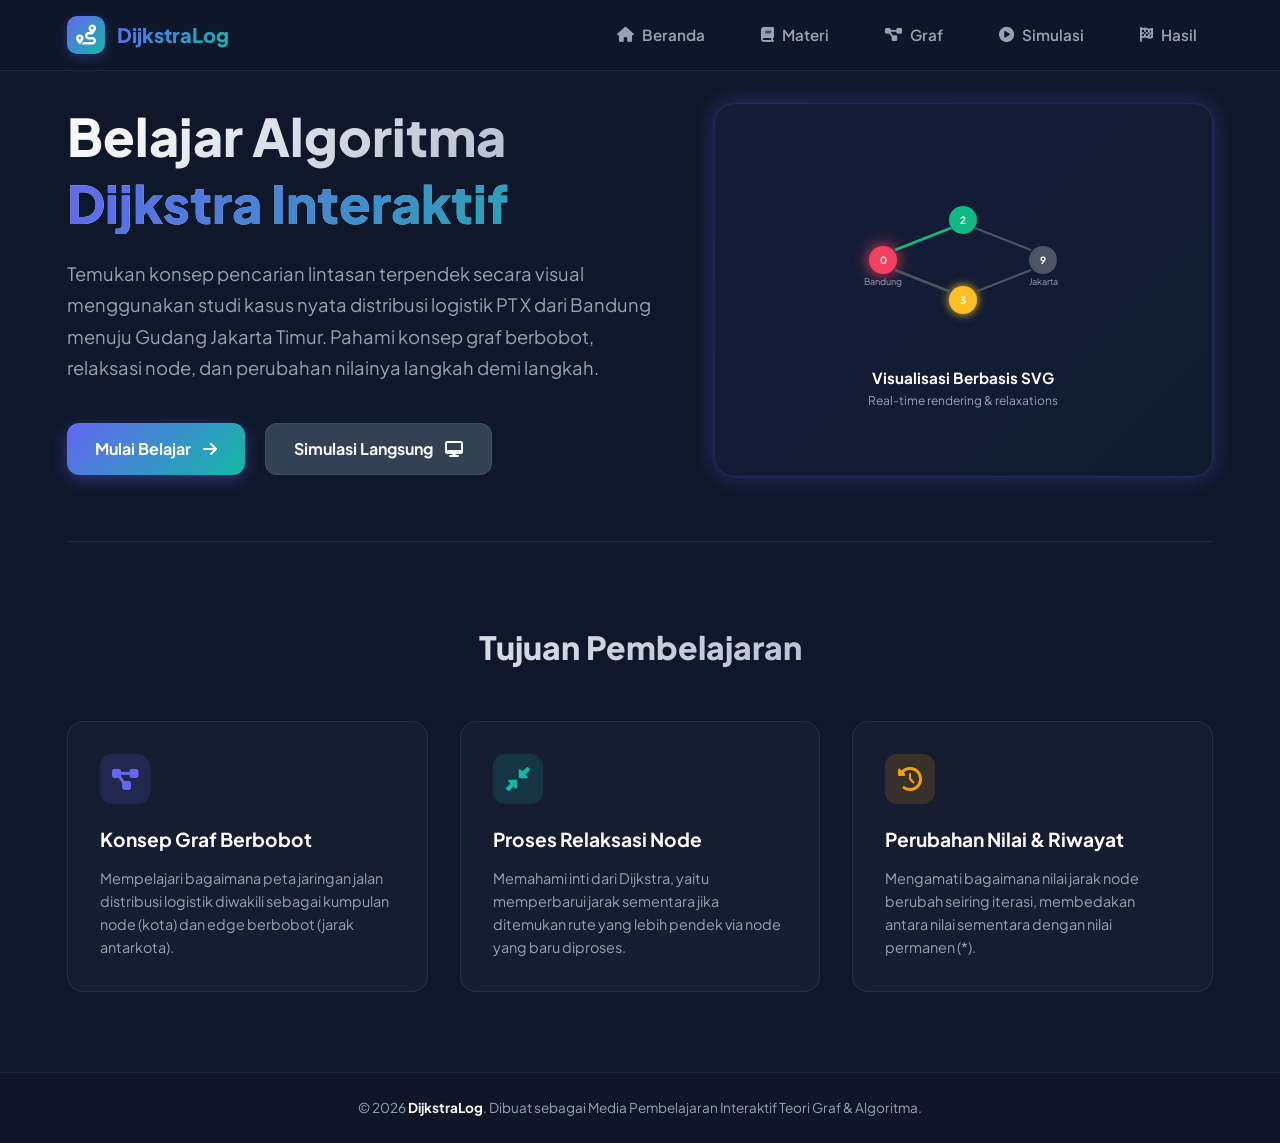
<file: index.html>
<!DOCTYPE html>
<html lang="id">

<head>
  <meta charset="UTF-8">
  <meta name="viewport" content="width=device-width, initial-scale=1.0">
  <title>Pembelajaran Dijkstra | Logistik PT X</title>

  <!-- Font & Icons -->
  <link rel="stylesheet" href="https://cdnjs.cloudflare.com/ajax/libs/font-awesome/6.4.0/css/all.min.css">

  <!-- Custom Styles -->
  <link rel="stylesheet" href="css/style.css">

  <!-- Landing Page Custom Styles -->
  <style>
    .hero-section {
      display: grid;
      grid-template-columns: 1.2fr 1fr;
      gap: 3rem;
      align-items: center;
      padding: 2rem 0 4rem;
    }

    @media (max-width: 992px) {
      .hero-section {
        grid-template-columns: 1fr;
        text-align: center;
      }

      .hero-buttons {
        justify-content: center;
      }
    }

    .hero-content h1 {
      font-size: 3.25rem;
      font-weight: 800;
      line-height: 1.2;
      margin-bottom: 1.5rem;
      background: linear-gradient(135deg, #ffffff, var(--text-muted));
      -webkit-background-clip: text;
      -webkit-text-fill-color: transparent;
    }

    .hero-content h1 span {
      background: linear-gradient(135deg, var(--accent-indigo), var(--accent-teal));
      -webkit-background-clip: text;
      -webkit-text-fill-color: transparent;
      display: block;
      margin-top: 0.25rem;
    }

    .hero-content p {
      font-size: 1.15rem;
      color: var(--text-muted);
      margin-bottom: 2.5rem;
      line-height: 1.7;
    }

    .hero-buttons {
      display: flex;
      gap: 1.25rem;
      flex-wrap: wrap;
    }

    /* Landing visual preview */
    .hero-preview {
      position: relative;
      display: flex;
      justify-content: center;
      align-items: center;
    }

    .preview-card {
      width: 100%;
      aspect-ratio: 4/3;
      background: linear-gradient(135deg, rgba(99, 102, 241, 0.08), rgba(20, 184, 166, 0.03));
      border: 1px solid rgba(99, 102, 241, 0.2);
      border-radius: 20px;
      display: flex;
      flex-direction: column;
      justify-content: center;
      align-items: center;
      overflow: hidden;
      box-shadow: var(--shadow-neon);
      animation: float 6s ease-in-out infinite;
    }

    @keyframes float {

      0%,
      100% {
        transform: translateY(0);
      }

      50% {
        transform: translateY(-12px);
      }
    }

    /* Target Section */
    .tujuan-section {
      padding: 5rem 0;
      border-top: 1px solid var(--glass-border);
    }

    .tujuan-section h2 {
      font-size: 2rem;
      font-weight: 800;
      text-align: center;
      margin-bottom: 3rem;
      background: linear-gradient(135deg, #ffffff, var(--text-muted));
      -webkit-background-clip: text;
      -webkit-text-fill-color: transparent;
    }

    .tujuan-grid {
      display: grid;
      grid-template-columns: repeat(auto-fit, minmax(280px, 1fr));
      gap: 2rem;
    }

    .tujuan-card {
      text-align: left;
      padding: 2rem;
      background: rgba(30, 41, 59, 0.4);
      border: 1px solid var(--glass-border);
      border-radius: 16px;
      transition: all 0.3s ease;
    }

    .tujuan-card:hover {
      background: rgba(30, 41, 59, 0.7);
      border-color: rgba(99, 102, 241, 0.2);
      transform: translateY(-5px);
    }

    .tujuan-card-icon {
      width: 50px;
      height: 50px;
      border-radius: 12px;
      background: rgba(99, 102, 241, 0.15);
      color: var(--accent-indigo);
      display: flex;
      align-items: center;
      justify-content: center;
      font-size: 1.5rem;
      margin-bottom: 1.25rem;
    }

    .tujuan-card:nth-child(2) .tujuan-card-icon {
      background: rgba(20, 184, 166, 0.15);
      color: var(--accent-teal);
    }

    .tujuan-card:nth-child(3) .tujuan-card-icon {
      background: rgba(245, 158, 11, 0.15);
      color: var(--accent-amber);
    }

    .tujuan-card h3 {
      font-size: 1.2rem;
      font-weight: 700;
      margin-bottom: 0.75rem;
      color: white;
    }

    .tujuan-card p {
      font-size: 0.9rem;
      color: var(--text-muted);
      line-height: 1.6;
    }
  </style>
</head>

<body>

  <!-- Navigation Header -->
  <header>
    <div class="container">
      <a href="index.html" class="logo">
        <div class="logo-icon">
          <i class="fas fa-route"></i>
        </div>
        <span>DijkstraLog</span>
      </a>
      <nav>
        <ul>
          <li><a href="index.html" class="nav-link"><i class="fas fa-home"></i> Beranda</a></li>
          <li><a href="pages/materi.html" class="nav-link"><i class="fas fa-book"></i> Materi</a></li>
          <li><a href="pages/graf.html" class="nav-link"><i class="fas fa-project-diagram"></i> Graf</a></li>
          <li><a href="pages/simulasi.html" class="nav-link"><i class="fas fa-play-circle"></i> Simulasi</a></li>
          <li><a href="pages/hasil.html" class="nav-link"><i class="fas fa-flag-checkered"></i> Hasil</a></li>
        </ul>
      </nav>
    </div>
  </header>

  <!-- Hero Section -->
  <main class="container">
    <section class="hero-section">
      <div class="hero-content">
        <h1>Belajar Algoritma <span>Dijkstra Interaktif</span></h1>
        <p>
          Temukan konsep pencarian lintasan terpendek secara visual menggunakan studi kasus nyata distribusi logistik PT
          X dari Bandung menuju Gudang Jakarta Timur. Pahami konsep graf berbobot, relaksasi node, dan perubahan
          nilainya langkah demi langkah.
        </p>
        <div class="hero-buttons">
          <a href="pages/materi.html" class="btn btn-primary">
            Mulai Belajar <i class="fas fa-arrow-right"></i>
          </a>
          <a href="pages/simulasi.html" class="btn btn-secondary">
            Simulasi Langsung <i class="fas fa-desktop"></i>
          </a>
        </div>
      </div>

      <div class="hero-preview">
        <div class="preview-card">
          <!-- Small decorative SVG mockup of the graph path -->
          <svg width="240" height="180" viewBox="0 0 240 180" style="overflow: visible;">
            <circle cx="40" cy="90" r="14" fill="#f43f5e" filter="drop-shadow(0 0 8px #f43f5e)"></circle>
            <text x="40" y="94" font-size="10" font-weight="bold" fill="white" text-anchor="middle">0</text>
            <text x="40" y="115" font-size="9" fill="#94a3b8" text-anchor="middle">Bandung</text>

            <circle cx="120" cy="50" r="14" fill="#10b981"></circle>
            <text x="120" y="54" font-size="10" font-weight="bold" fill="white" text-anchor="middle">2</text>

            <circle cx="120" cy="130" r="14" fill="#fbbf24" filter="drop-shadow(0 0 5px #fbbf24)"></circle>
            <text x="120" y="134" font-size="10" font-weight="bold" fill="white" text-anchor="middle">3</text>

            <circle cx="200" cy="90" r="14" fill="#4b5563"></circle>
            <text x="200" y="94" font-size="10" font-weight="bold" fill="white" text-anchor="middle">9</text>
            <text x="200" y="115" font-size="9" fill="#94a3b8" text-anchor="middle">Jakarta</text>

            <!-- Lines -->
            <line x1="52" y1="80" x2="108" y2="58" stroke="#10b981" stroke-width="2.5"></line>
            <line x1="52" y1="100" x2="108" y2="122" stroke="#4b5563" stroke-width="2.5"></line>
            <line x1="132" y1="58" x2="188" y2="80" stroke="#4b5563" stroke-width="2"></line>
            <line x1="132" y1="122" x2="188" y2="100" stroke="#4b5563" stroke-width="2"></line>
          </svg>
          <div style="font-size: 0.95rem; font-weight: 700; color: white; margin-top: 1rem;">Visualisasi Berbasis SVG
          </div>
          <div style="font-size: 0.75rem; color: var(--text-muted);">Real-time rendering & relaxations</div>
        </div>
      </div>
    </section>

    <!-- Learning Goals -->
    <section class="tujuan-section">
      <h2>Tujuan Pembelajaran</h2>
      <div class="tujuan-grid">
        <div class="tujuan-card">
          <div class="tujuan-card-icon">
            <i class="fas fa-project-diagram"></i>
          </div>
          <h3>Konsep Graf Berbobot</h3>
          <p>
            Mempelajari bagaimana peta jaringan jalan distribusi logistik diwakili sebagai kumpulan node (kota) dan edge
            berbobot (jarak antarkota).
          </p>
        </div>

        <div class="tujuan-card">
          <div class="tujuan-card-icon">
            <i class="fas fa-compress-alt"></i>
          </div>
          <h3>Proses Relaksasi Node</h3>
          <p>
            Memahami inti dari Dijkstra, yaitu memperbarui jarak sementara jika ditemukan rute yang lebih pendek via
            node yang baru diproses.
          </p>
        </div>

        <div class="tujuan-card">
          <div class="tujuan-card-icon">
            <i class="fas fa-history"></i>
          </div>
          <h3>Perubahan Nilai & Riwayat</h3>
          <p>
            Mengamati bagaimana nilai jarak node berubah seiring iterasi, membedakan antara nilai sementara dengan nilai
            permanen (*).
          </p>
        </div>
      </div>
    </section>
  </main>

  <!-- Footer -->
  <footer>
    <div class="container">
      <p>&copy; 2026 <strong>DijkstraLog</strong>. Dibuat sebagai Media Pembelajaran Interaktif Teori Graf & Algoritma.
      </p>
    </div>
  </footer>

</body>

</html>
</file>
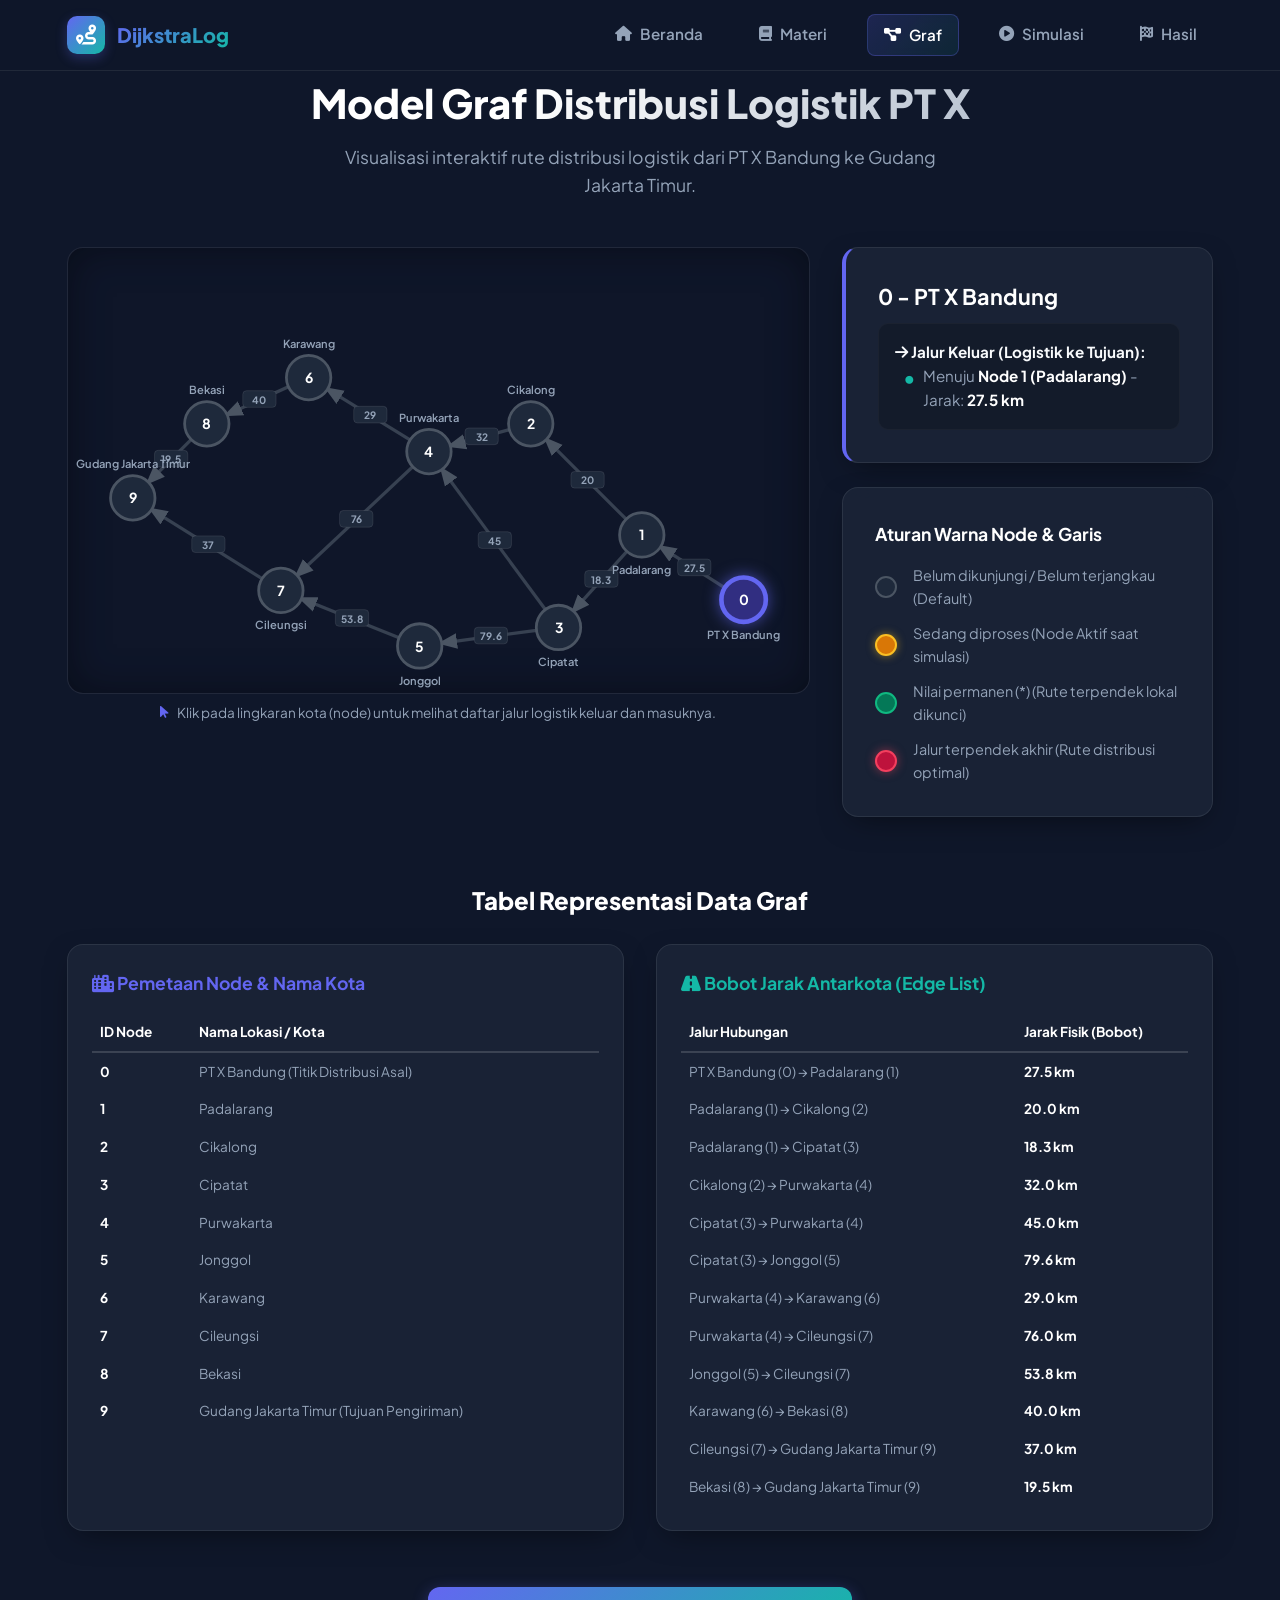
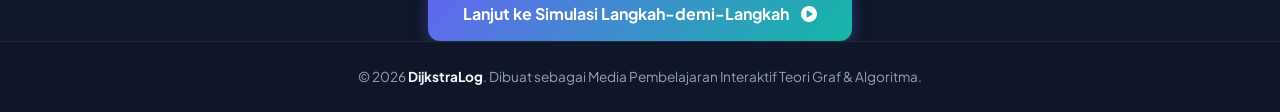
<file: pages/graf.html>
<!DOCTYPE html>
<html lang="id">
<head>
  <meta charset="UTF-8">
  <meta name="viewport" content="width=device-width, initial-scale=1.0">
  <title>Peta Graf Logistik PT X | DijkstraLog</title>
  
  <!-- Font & Icons -->
  <link rel="stylesheet" href="https://cdnjs.cloudflare.com/ajax/libs/font-awesome/6.4.0/css/all.min.css">
  
  <!-- Custom Styles -->
  <link rel="stylesheet" href="../css/style.css">
  <link rel="stylesheet" href="../css/graf.css">
</head>
<body>

  <!-- Navigation Header -->
  <header>
    <div class="container">
      <a href="../index.html" class="logo">
        <div class="logo-icon">
          <i class="fas fa-route"></i>
        </div>
        <span>DijkstraLog</span>
      </a>
      <nav>
        <ul>
          <li><a href="../index.html" class="nav-link"><i class="fas fa-home"></i> Beranda</a></li>
          <li><a href="materi.html" class="nav-link"><i class="fas fa-book"></i> Materi</a></li>
          <li><a href="graf.html" class="nav-link active"><i class="fas fa-project-diagram"></i> Graf</a></li>
          <li><a href="simulasi.html" class="nav-link"><i class="fas fa-play-circle"></i> Simulasi</a></li>
          <li><a href="hasil.html" class="nav-link"><i class="fas fa-flag-checkered"></i> Hasil</a></li>
        </ul>
      </nav>
    </div>
  </header>

  <!-- Main Content -->
  <main class="container">
    <div class="page-header">
      <h1>Model Graf Distribusi Logistik PT X</h1>
      <p>Visualisasi interaktif rute distribusi logistik dari PT X Bandung ke Gudang Jakarta Timur.</p>
    </div>

    <!-- Grid Layout -->
    <div class="graph-page-grid">
      
      <!-- Kiri: Area Visualisasi SVG Graf -->
      <section class="svg-container-section">
        <div class="svg-wrapper">
          <svg id="static-graph-svg" class="graph-svg" viewBox="0 0 800 480"></svg>
        </div>
        <p class="help-text">
          <i class="fas fa-mouse-pointer"></i> Klik pada lingkaran kota (node) untuk melihat daftar jalur logistik keluar dan masuknya.
        </p>
      </section>

      <!-- Kanan: Panel Info Interaktif & Legend -->
      <section class="details-panel">
        
        <!-- Info Node Terpilih -->
        <div class="glass-card node-info-card" id="node-info-panel">
          <h3 id="selected-node-name">Pilih Node...</h3>
          <div class="connections-box" id="selected-node-connections">
            <p class="text-gray-400">Klik salah satu node di peta untuk melihat detail rute pengirimannya.</p>
          </div>
        </div>

        <!-- Legend Aturan Warna -->
        <div class="glass-card legend-card">
          <h3>Aturan Warna Node & Garis</h3>
          <div class="legend-list">
            <div class="legend-item">
              <div class="legend-color gray"></div>
              <span>Belum dikunjungi / Belum terjangkau (Default)</span>
            </div>
            <div class="legend-item">
              <div class="legend-color yellow"></div>
              <span>Sedang diproses (Node Aktif saat simulasi)</span>
            </div>
            <div class="legend-item">
              <div class="legend-color green"></div>
              <span>Nilai permanen (*) (Rute terpendek lokal dikunci)</span>
            </div>
            <div class="legend-item">
              <div class="legend-color red"></div>
              <span>Jalur terpendek akhir (Rute distribusi optimal)</span>
            </div>
          </div>
        </div>

      </section>

    </div>

    <!-- Tabel Data Node & Edge di Bawah -->
    <section class="tables-section" style="margin-top: 4rem;">
      <h2 style="font-size: 1.5rem; font-weight: 800; margin-bottom: 1.5rem; text-align: center; color: white;">
        Tabel Representasi Data Graf
      </h2>
      <div style="display: grid; grid-template-columns: 1fr 1fr; gap: 2rem;">
        
        <!-- Tabel Node -->
        <div class="glass-card" style="padding: 1.5rem; overflow-x: auto;">
          <h3 style="color: var(--accent-indigo); font-size: 1.1rem; margin-bottom: 1rem;"><i class="fas fa-city"></i> Pemetaan Node & Nama Kota</h3>
          <table class="comp-table" style="width: 100%; border-collapse: collapse; font-size: 0.85rem; text-align: left;">
            <thead>
              <tr style="border-bottom: 2px solid var(--glass-border); color: white;">
                <th style="padding: 0.5rem;">ID Node</th>
                <th style="padding: 0.5rem;">Nama Lokasi / Kota</th>
              </tr>
            </thead>
            <tbody style="color: var(--text-muted);">
              <tr><td style="padding: 0.5rem; font-weight: 700; color: white;">0</td><td style="padding: 0.5rem;">PT X Bandung (Titik Distribusi Asal)</td></tr>
              <tr><td style="padding: 0.5rem; font-weight: 700; color: white;">1</td><td style="padding: 0.5rem;">Padalarang</td></tr>
              <tr><td style="padding: 0.5rem; font-weight: 700; color: white;">2</td><td style="padding: 0.5rem;">Cikalong</td></tr>
              <tr><td style="padding: 0.5rem; font-weight: 700; color: white;">3</td><td style="padding: 0.5rem;">Cipatat</td></tr>
              <tr><td style="padding: 0.5rem; font-weight: 700; color: white;">4</td><td style="padding: 0.5rem;">Purwakarta</td></tr>
              <tr><td style="padding: 0.5rem; font-weight: 700; color: white;">5</td><td style="padding: 0.5rem;">Jonggol</td></tr>
              <tr><td style="padding: 0.5rem; font-weight: 700; color: white;">6</td><td style="padding: 0.5rem;">Karawang</td></tr>
              <tr><td style="padding: 0.5rem; font-weight: 700; color: white;">7</td><td style="padding: 0.5rem;">Cileungsi</td></tr>
              <tr><td style="padding: 0.5rem; font-weight: 700; color: white;">8</td><td style="padding: 0.5rem;">Bekasi</td></tr>
              <tr><td style="padding: 0.5rem; font-weight: 700; color: white;">9</td><td style="padding: 0.5rem;">Gudang Jakarta Timur (Tujuan Pengiriman)</td></tr>
            </tbody>
          </table>
        </div>

        <!-- Tabel Jarak Edge -->
        <div class="glass-card" style="padding: 1.5rem; overflow-x: auto;">
          <h3 style="color: var(--accent-teal); font-size: 1.1rem; margin-bottom: 1rem;"><i class="fas fa-road"></i> Bobot Jarak Antarkota (Edge List)</h3>
          <table class="comp-table" style="width: 100%; border-collapse: collapse; font-size: 0.85rem; text-align: left;">
            <thead>
              <tr style="border-bottom: 2px solid var(--glass-border); color: white;">
                <th style="padding: 0.5rem;">Jalur Hubungan</th>
                <th style="padding: 0.5rem;">Jarak Fisik (Bobot)</th>
              </tr>
            </thead>
            <tbody style="color: var(--text-muted);">
              <tr><td style="padding: 0.5rem;">PT X Bandung (0) &rarr; Padalarang (1)</td><td style="padding: 0.5rem; font-weight: 700; color: white;">27.5 km</td></tr>
              <tr><td style="padding: 0.5rem;">Padalarang (1) &rarr; Cikalong (2)</td><td style="padding: 0.5rem; font-weight: 700; color: white;">20.0 km</td></tr>
              <tr><td style="padding: 0.5rem;">Padalarang (1) &rarr; Cipatat (3)</td><td style="padding: 0.5rem; font-weight: 700; color: white;">18.3 km</td></tr>
              <tr><td style="padding: 0.5rem;">Cikalong (2) &rarr; Purwakarta (4)</td><td style="padding: 0.5rem; font-weight: 700; color: white;">32.0 km</td></tr>
              <tr><td style="padding: 0.5rem;">Cipatat (3) &rarr; Purwakarta (4)</td><td style="padding: 0.5rem; font-weight: 700; color: white;">45.0 km</td></tr>
              <tr><td style="padding: 0.5rem;">Cipatat (3) &rarr; Jonggol (5)</td><td style="padding: 0.5rem; font-weight: 700; color: white;">79.6 km</td></tr>
              <tr><td style="padding: 0.5rem;">Purwakarta (4) &rarr; Karawang (6)</td><td style="padding: 0.5rem; font-weight: 700; color: white;">29.0 km</td></tr>
              <tr><td style="padding: 0.5rem;">Purwakarta (4) &rarr; Cileungsi (7)</td><td style="padding: 0.5rem; font-weight: 700; color: white;">76.0 km</td></tr>
              <tr><td style="padding: 0.5rem;">Jonggol (5) &rarr; Cileungsi (7)</td><td style="padding: 0.5rem; font-weight: 700; color: white;">53.8 km</td></tr>
              <tr><td style="padding: 0.5rem;">Karawang (6) &rarr; Bekasi (8)</td><td style="padding: 0.5rem; font-weight: 700; color: white;">40.0 km</td></tr>
              <tr><td style="padding: 0.5rem;">Cileungsi (7) &rarr; Gudang Jakarta Timur (9)</td><td style="padding: 0.5rem; font-weight: 700; color: white;">37.0 km</td></tr>
              <tr><td style="padding: 0.5rem;">Bekasi (8) &rarr; Gudang Jakarta Timur (9)</td><td style="padding: 0.5rem; font-weight: 700; color: white;">19.5 km</td></tr>
            </tbody>
          </table>
        </div>

      </div>
    </section>

    <!-- Tombol Navigasi Mulai Simulasi -->
    <div style="text-align: center; margin-top: 3.5rem;">
      <a href="simulasi.html" class="btn btn-primary" style="padding: 0.9rem 2.2rem;">
        Lanjut ke Simulasi Langkah-demi-Langkah <i class="fas fa-play-circle"></i>
      </a>
    </div>
  </main>

  <!-- Footer -->
  <footer>
    <div class="container">
      <p>&copy; 2026 <strong>DijkstraLog</strong>. Dibuat sebagai Media Pembelajaran Interaktif Teori Graf & Algoritma.</p>
    </div>
  </footer>

  <!-- Scripts -->
  <script src="../js/data-graph.js"></script>
  <script src="../js/dijkstra.js"></script>
  <script src="../js/graph-visualization.js"></script>
  <script src="../js/main.js"></script>

</body>
</html>
</file>
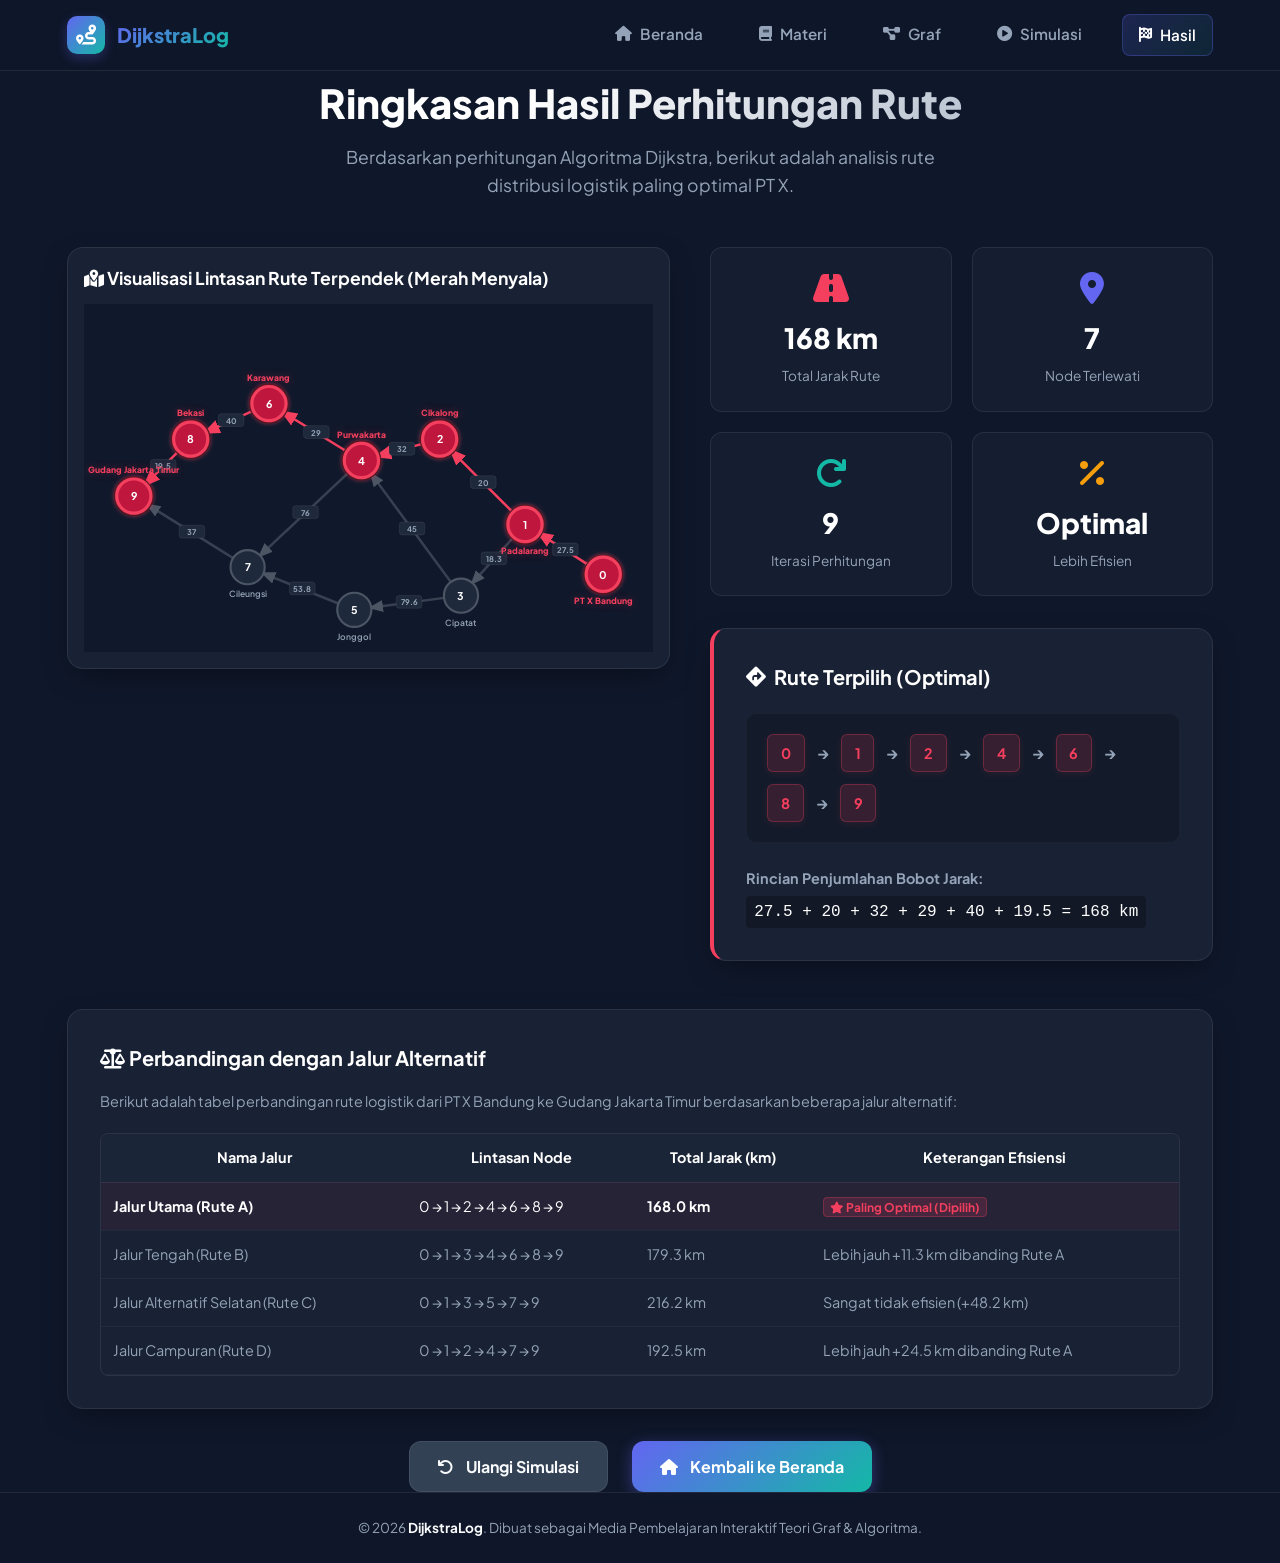
<file: pages/hasil.html>
<!DOCTYPE html>
<html lang="id">

<head>
  <meta charset="UTF-8">
  <meta name="viewport" content="width=device-width, initial-scale=1.0">
  <title>Hasil Rute Terpendek | DijkstraLog</title>

  <!-- Font & Icons -->
  <link rel="stylesheet" href="https://cdnjs.cloudflare.com/ajax/libs/font-awesome/6.4.0/css/all.min.css">

  <!-- Custom Styles -->
  <link rel="stylesheet" href="../css/style.css">
  <link rel="stylesheet" href="../css/hasil.css">
</head>

<body>

  <!-- Navigation Header -->
  <header>
    <div class="container">
      <a href="../index.html" class="logo">
        <div class="logo-icon">
          <i class="fas fa-route"></i>
        </div>
        <span>DijkstraLog</span>
      </a>
      <nav>
        <ul>
          <li><a href="../index.html" class="nav-link"><i class="fas fa-home"></i> Beranda</a></li>
          <li><a href="materi.html" class="nav-link"><i class="fas fa-book"></i> Materi</a></li>
          <li><a href="graf.html" class="nav-link"><i class="fas fa-project-diagram"></i> Graf</a></li>
          <li><a href="simulasi.html" class="nav-link"><i class="fas fa-play-circle"></i> Simulasi</a></li>
          <li><a href="hasil.html" class="nav-link active"><i class="fas fa-flag-checkered"></i> Hasil</a></li>
        </ul>
      </nav>
    </div>
  </header>

  <!-- Main Content -->
  <main class="container">
    <div class="page-header">
      <h1>Ringkasan Hasil Perhitungan Rute</h1>
      <p>Berdasarkan perhitungan Algoritma Dijkstra, berikut adalah analisis rute distribusi logistik paling optimal PT
        X.</p>
    </div>

    <!-- Grid Layout Hasil -->
    <div class="results-grid">

      <!-- Kiri: Graf Rute Final -->
      <section class="svg-container-section">
        <div class="glass-card" style="padding: 1rem;">
          <h3 style="color: white; font-size: 1.1rem; margin-bottom: 0.75rem;"><i
              class="fas fa-map-marked-alt text-rose-500"></i> Visualisasi Lintasan Rute Terpendek (Merah Menyala)</h3>
          <div class="svg-wrapper" style="background: rgba(15, 23, 42, 0.8);">
            <svg id="result-graph-svg" class="graph-svg" viewBox="0 0 800 480"></svg>
          </div>
        </div>
      </section>

      <!-- Kanan: Detail Statistik & Analisis -->
      <section class="details-panel">

        <!-- Statistik Angka -->
        <div class="stats-container">
          <div class="stat-card rose">
            <i class="fas fa-road"></i>
            <div class="stat-val" id="result-total-distance">0</div>
            <div class="stat-label">Total Jarak Rute</div>
          </div>
          <div class="stat-card indigo">
            <i class="fas fa-map-marker-alt"></i>
            <div class="stat-val" id="result-node-count">0</div>
            <div class="stat-label">Node Terlewati</div>
          </div>
          <div class="stat-card teal">
            <i class="fas fa-redo"></i>
            <div class="stat-val" id="result-iteration-count">0</div>
            <div class="stat-label">Iterasi Perhitungan</div>
          </div>
          <div class="stat-card amber">
            <i class="fas fa-percentage"></i>
            <div class="stat-val" id="result-efficiency">-</div>
            <div class="stat-label">Lebih Efisien</div>
          </div>
        </div>

        <!-- Rincian Jalur Terpilih -->
        <div class="glass-card route-summary-card">
          <h3><i class="fas fa-directions text-rose-500"></i> Rute Terpilih (Optimal)</h3>

          <div class="route-flow-visual" id="result-route-path"></div>

          <div style="font-size: 0.9rem; color: var(--text-muted); line-height: 1.6;" id="result-route-details">
            <strong>Rincian Penjumlahan Bobot Jarak:</strong><br>
            <code
              style="font-size: 1rem; color: white; background: rgba(0,0,0,0.3); padding: 0.2rem 0.5rem; border-radius: 4px; display: inline-block; margin-top: 0.4rem;">
              --
            </code>
          </div>
        </div>

      </section>

    </div>

    <!-- Perbandingan Jalur Logistik Alternatif -->
    <section class="comparison-section">
      <div class="glass-card">
        <h3><i class="fas fa-balance-scale text-indigo-500"></i> Perbandingan dengan Jalur Alternatif</h3>
        <p style="font-size: 0.9rem; color: var(--text-muted); margin-bottom: 1.25rem;">
          Berikut adalah tabel perbandingan rute logistik dari PT X Bandung ke Gudang Jakarta Timur berdasarkan beberapa
          jalur alternatif:
        </p>

        <div style="overflow-x: auto; border: 1px solid var(--glass-border); border-radius: 8px;">
          <table class="comp-table">
            <thead>
              <tr>
                <th>Nama Jalur</th>
                <th>Lintasan Node</th>
                <th>Total Jarak (km)</th>
                <th>Keterangan Efisiensi</th>
              </tr>
            </thead>
            <tbody>
              <tr class="selected-row">
                <td><strong>Jalur Utama (Rute A)</strong></td>
                <td>0 &rarr; 1 &rarr; 2 &rarr; 4 &rarr; 6 &rarr; 8 &rarr; 9</td>
                <td><strong>168.0 km</strong></td>
                <td><span class="badge-optimal"><i class="fas fa-star"></i> Paling Optimal (Dipilih)</span></td>
              </tr>
              <tr>
                <td>Jalur Tengah (Rute B)</td>
                <td>0 &rarr; 1 &rarr; 3 &rarr; 4 &rarr; 6 &rarr; 8 &rarr; 9</td>
                <td>179.3 km</td>
                <td>Lebih jauh +11.3 km dibanding Rute A</td>
              </tr>
              <tr>
                <td>Jalur Alternatif Selatan (Rute C)</td>
                <td>0 &rarr; 1 &rarr; 3 &rarr; 5 &rarr; 7 &rarr; 9</td>
                <td>216.2 km</td>
                <td>Sangat tidak efisien (+48.2 km)</td>
              </tr>
              <tr>
                <td>Jalur Campuran (Rute D)</td>
                <td>0 &rarr; 1 &rarr; 2 &rarr; 4 &rarr; 7 &rarr; 9</td>
                <td>192.5 km</td>
                <td>Lebih jauh +24.5 km dibanding Rute A</td>
              </tr>
            </tbody>
          </table>
        </div>
      </div>
    </section>

    <!-- Tombol Aksi Akhir -->
    <div class="action-buttons">
      <a href="simulasi.html" class="btn btn-secondary">
        <i class="fas fa-undo"></i> Ulangi Simulasi
      </a>
      <a href="../index.html" class="btn btn-primary">
        <i class="fas fa-home"></i> Kembali ke Beranda
      </a>
    </div>

  </main>

  <!-- Footer -->
  <footer>
    <div class="container">
      <p>&copy; 2026 <strong>DijkstraLog</strong>. Dibuat sebagai Media Pembelajaran Interaktif Teori Graf & Algoritma.
      </p>
    </div>
  </footer>

  <!-- Scripts -->
  <script src="../js/data-graph.js"></script>
  <script src="../js/dijkstra.js"></script>
  <script src="../js/graph-visualization.js"></script>
  <script src="../js/main.js"></script>

</body>

</html>
</file>
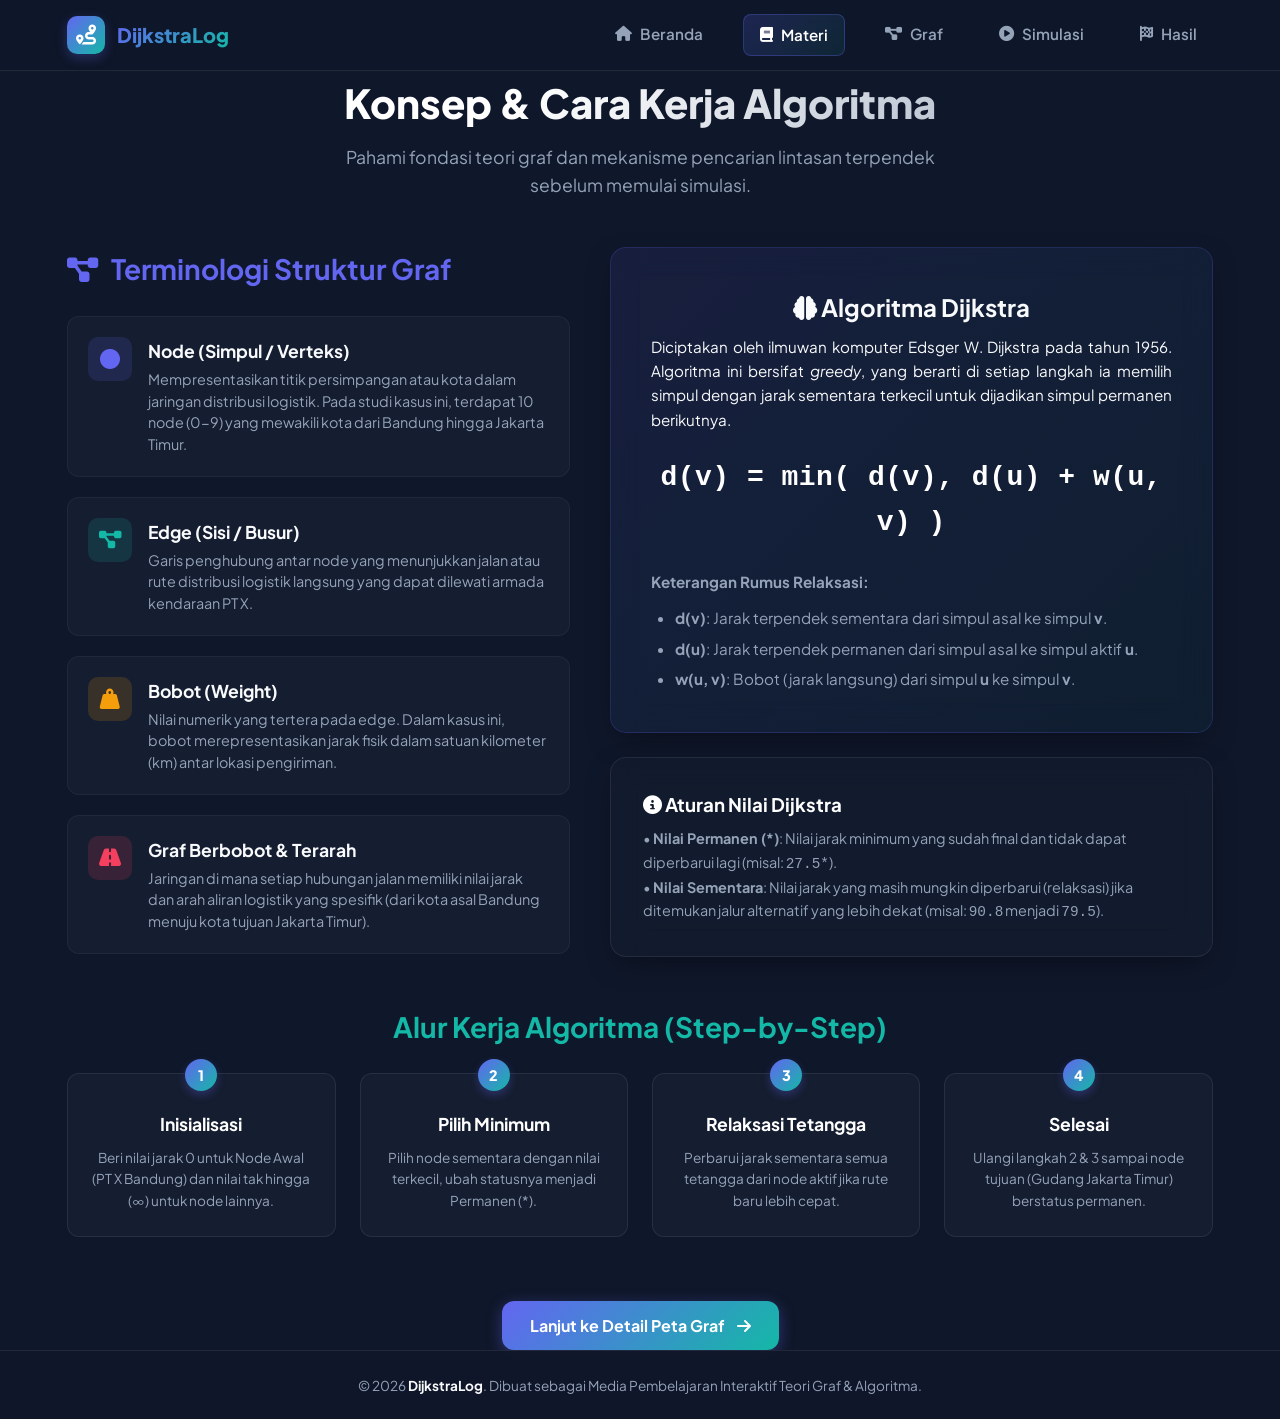
<file: pages/materi.html>
<!DOCTYPE html>
<html lang="id">
<head>
  <meta charset="UTF-8">
  <meta name="viewport" content="width=device-width, initial-scale=1.0">
  <title>Materi Algoritma Dijkstra | DijkstraLog</title>
  
  <!-- Font & Icons -->
  <link rel="stylesheet" href="https://cdnjs.cloudflare.com/ajax/libs/font-awesome/6.4.0/css/all.min.css">
  
  <!-- Custom Styles -->
  <link rel="stylesheet" href="../css/style.css">
  <link rel="stylesheet" href="../css/materi.css">
</head>
<body>

  <!-- Navigation Header -->
  <header>
    <div class="container">
      <a href="../index.html" class="logo">
        <div class="logo-icon">
          <i class="fas fa-route"></i>
        </div>
        <span>DijkstraLog</span>
      </a>
      <nav>
        <ul>
          <li><a href="../index.html" class="nav-link"><i class="fas fa-home"></i> Beranda</a></li>
          <li><a href="materi.html" class="nav-link active"><i class="fas fa-book"></i> Materi</a></li>
          <li><a href="graf.html" class="nav-link"><i class="fas fa-project-diagram"></i> Graf</a></li>
          <li><a href="simulasi.html" class="nav-link"><i class="fas fa-play-circle"></i> Simulasi</a></li>
          <li><a href="hasil.html" class="nav-link"><i class="fas fa-flag-checkered"></i> Hasil</a></li>
        </ul>
      </nav>
    </div>
  </header>

  <!-- Main Content -->
  <main class="container">
    <div class="page-header">
      <h1>Konsep & Cara Kerja Algoritma</h1>
      <p>Pahami fondasi teori graf dan mekanisme pencarian lintasan terpendek sebelum memulai simulasi.</p>
    </div>

    <!-- Grid: Terminologi vs Rumus Relaksasi -->
    <div class="materi-grid">
      <!-- Kiri: Terminologi Graf -->
      <section class="term-section">
        <h2><i class="fas fa-project-diagram"></i> Terminologi Struktur Graf</h2>
        <div class="term-list">
          <div class="term-card">
            <div class="term-icon"><i class="fas fa-circle"></i></div>
            <div class="term-content">
              <h3>Node (Simpul / Verteks)</h3>
              <p>Mempresentasikan titik persimpangan atau kota dalam jaringan distribusi logistik. Pada studi kasus ini, terdapat 10 node (0-9) yang mewakili kota dari Bandung hingga Jakarta Timur.</p>
            </div>
          </div>

          <div class="term-card teal">
            <div class="term-icon"><i class="fas fa-project-diagram"></i></div>
            <div class="term-content">
              <h3>Edge (Sisi / Busur)</h3>
              <p>Garis penghubung antar node yang menunjukkan jalan atau rute distribusi logistik langsung yang dapat dilewati armada kendaraan PT X.</p>
            </div>
          </div>

          <div class="term-card amber">
            <div class="term-icon"><i class="fas fa-weight-hanging"></i></div>
            <div class="term-content">
              <h3>Bobot (Weight)</h3>
              <p>Nilai numerik yang tertera pada edge. Dalam kasus ini, bobot merepresentasikan jarak fisik dalam satuan kilometer (km) antar lokasi pengiriman.</p>
            </div>
          </div>

          <div class="term-card rose">
            <div class="term-icon"><i class="fas fa-road"></i></div>
            <div class="term-content">
              <h3>Graf Berbobot & Terarah</h3>
              <p>Jaringan di mana setiap hubungan jalan memiliki nilai jarak dan arah aliran logistik yang spesifik (dari kota asal Bandung menuju kota tujuan Jakarta Timur).</p>
            </div>
          </div>
        </div>
      </section>

      <!-- Kanan: Penjelasan Dijkstra & Relaksasi -->
      <section class="formula-section">
        <div class="glass-card formula-card">
          <h2><i class="fas fa-brain"></i> Algoritma Dijkstra</h2>
          <p style="font-size: 0.95rem; margin-top: 0.5rem; text-align: justify;">
            Diciptakan oleh ilmuwan komputer Edsger W. Dijkstra pada tahun 1956. Algoritma ini bersifat <em>greedy</em>, yang berarti di setiap langkah ia memilih simpul dengan jarak sementara terkecil untuk dijadikan simpul permanen berikutnya.
          </p>
          
          <div class="math-formula">
            d(v) = min( d(v), d(u) + w(u, v) )
          </div>

          <div class="formula-desc">
            <strong>Keterangan Rumus Relaksasi:</strong>
            <ul>
              <li><strong>d(v)</strong>: Jarak terpendek sementara dari simpul asal ke simpul <strong>v</strong>.</li>
              <li><strong>d(u)</strong>: Jarak terpendek permanen dari simpul asal ke simpul aktif <strong>u</strong>.</li>
              <li><strong>w(u, v)</strong>: Bobot (jarak langsung) dari simpul <strong>u</strong> ke simpul <strong>v</strong>.</li>
            </ul>
          </div>
        </div>

        <div class="glass-card" style="background: rgba(30, 41, 59, 0.25);">
          <h3 style="color: white; margin-bottom: 0.5rem;"><i class="fas fa-info-circle text-teal-400"></i> Aturan Nilai Dijkstra</h3>
          <p style="font-size: 0.9rem; color: var(--text-muted); line-height: 1.6;">
            • <strong>Nilai Permanen (*)</strong>: Nilai jarak minimum yang sudah final dan tidak dapat diperbarui lagi (misal: <code>27.5*</code>).<br>
            • <strong>Nilai Sementara</strong>: Nilai jarak yang masih mungkin diperbarui (relaksasi) jika ditemukan jalur alternatif yang lebih dekat (misal: <code>90.8</code> menjadi <code>79.5</code>).
          </p>
        </div>
      </section>
    </div>

    <!-- Timeline Alur Kerja -->
    <section class="workflow-section">
      <h2>Alur Kerja Algoritma (Step-by-Step)</h2>
      <div class="workflow-timeline">
        <div class="timeline-item">
          <div class="step-number">1</div>
          <h4>Inisialisasi</h4>
          <p>Beri nilai jarak 0 untuk Node Awal (PT X Bandung) dan nilai tak hingga (∞) untuk node lainnya.</p>
        </div>

        <div class="timeline-item">
          <div class="step-number">2</div>
          <h4>Pilih Minimum</h4>
          <p>Pilih node sementara dengan nilai terkecil, ubah statusnya menjadi Permanen (*).</p>
        </div>

        <div class="timeline-item">
          <div class="step-number">3</div>
          <h4>Relaksasi Tetangga</h4>
          <p>Perbarui jarak sementara semua tetangga dari node aktif jika rute baru lebih cepat.</p>
        </div>

        <div class="timeline-item">
          <div class="step-number">4</div>
          <h4>Selesai</h4>
          <p>Ulangi langkah 2 & 3 sampai node tujuan (Gudang Jakarta Timur) berstatus permanen.</p>
        </div>
      </div>
    </section>

    <!-- Tombol Mulai Pembelajaran -->
    <div class="materi-footer">
      <a href="graf.html" class="btn btn-primary">
        Lanjut ke Detail Peta Graf <i class="fas fa-arrow-right"></i>
      </a>
    </div>
  </main>

  <!-- Footer -->
  <footer>
    <div class="container">
      <p>&copy; 2026 <strong>DijkstraLog</strong>. Dibuat sebagai Media Pembelajaran Interaktif Teori Graf & Algoritma.</p>
    </div>
  </footer>

</body>
</html>
</file>
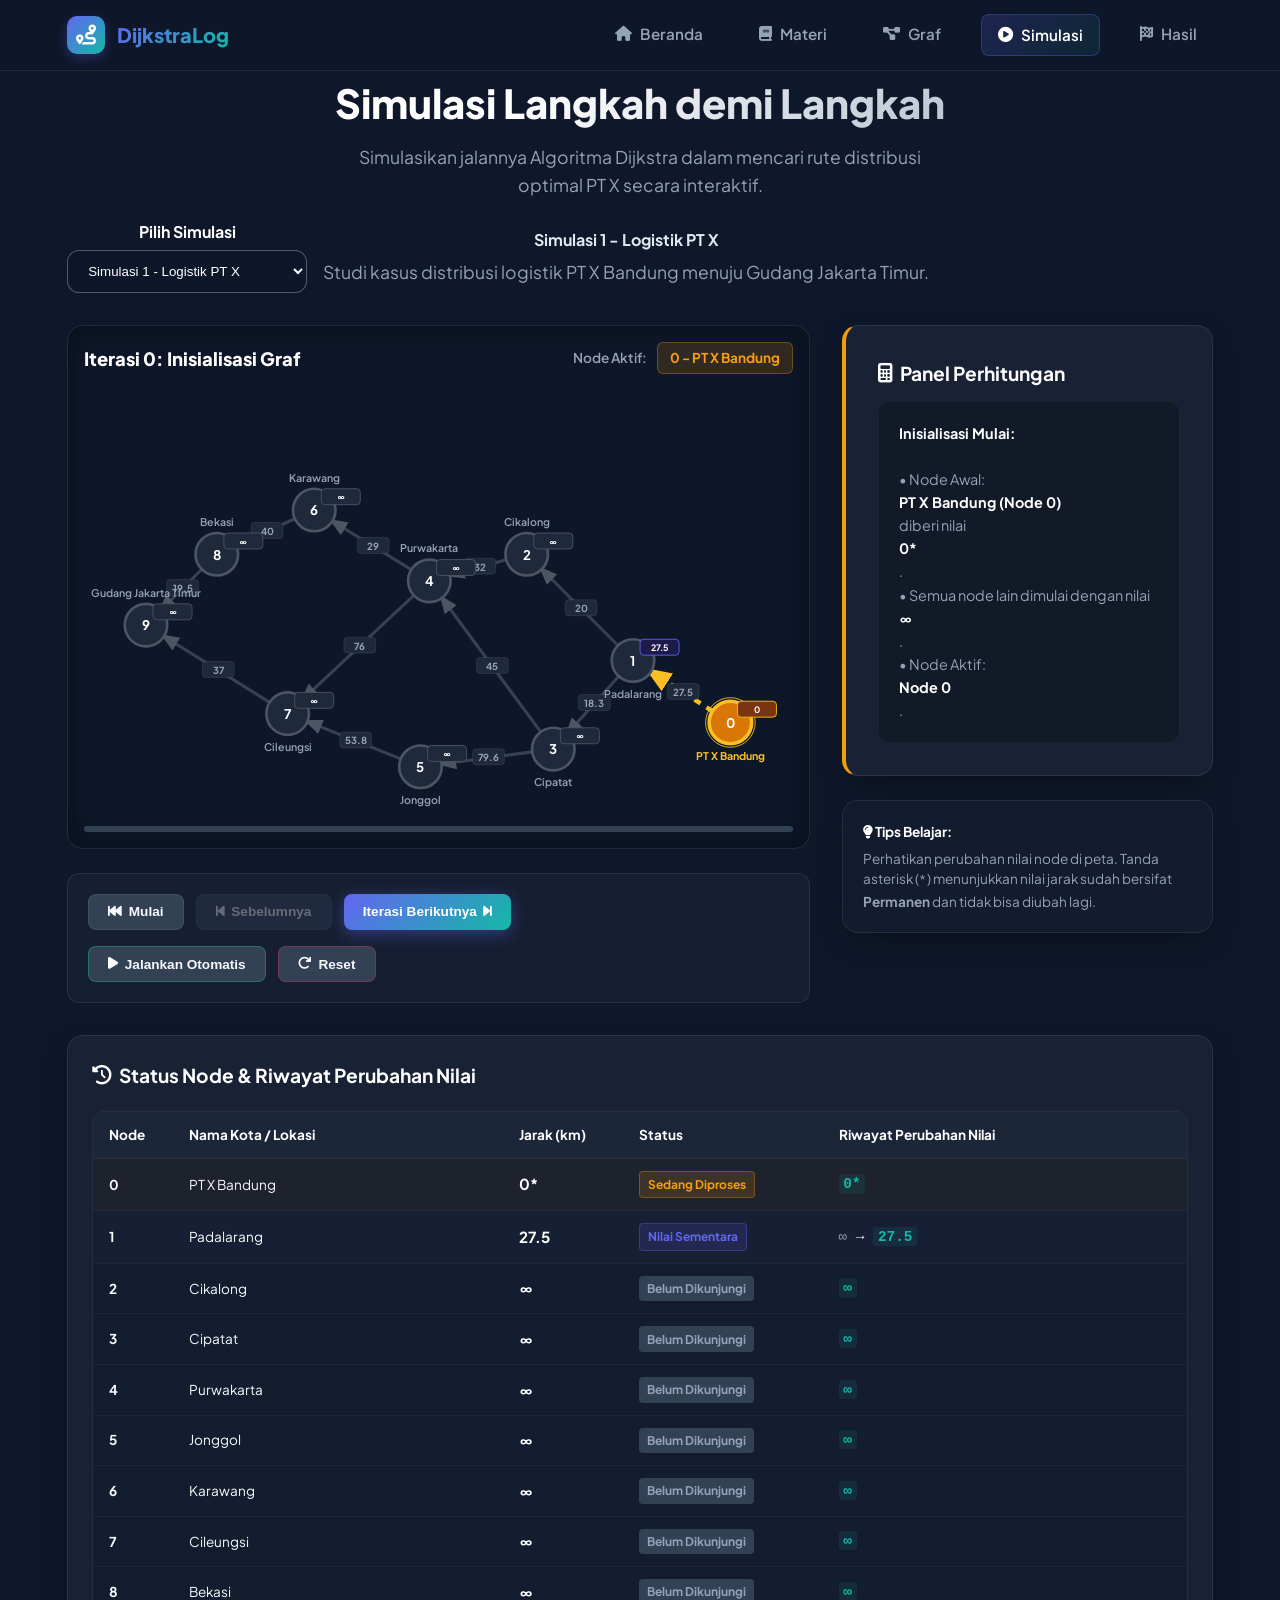
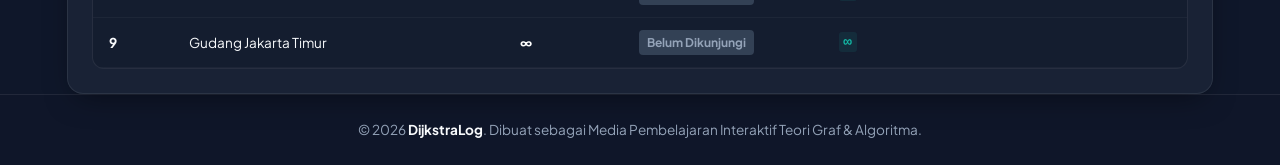
<file: pages/simulasi.html>
<!DOCTYPE html>
<html lang="id">

<head>
  <meta charset="UTF-8">
  <meta name="viewport" content="width=device-width, initial-scale=1.0">
  <title>Simulasi Dijkstra PT X | DijkstraLog</title>

  <!-- Font & Icons -->
  <link rel="stylesheet" href="https://cdnjs.cloudflare.com/ajax/libs/font-awesome/6.4.0/css/all.min.css">

  <!-- Custom Styles -->
  <link rel="stylesheet" href="../css/style.css">
  <link rel="stylesheet" href="../css/simulasi.css">
</head>

<body>

  <!-- Navigation Header -->
  <header>
    <div class="container">
      <a href="../index.html" class="logo">
        <div class="logo-icon">
          <i class="fas fa-route"></i>
        </div>
        <span>DijkstraLog</span>
      </a>
      <nav>
        <ul>
          <li><a href="../index.html" class="nav-link"><i class="fas fa-home"></i> Beranda</a></li>
          <li><a href="materi.html" class="nav-link"><i class="fas fa-book"></i> Materi</a></li>
          <li><a href="graf.html" class="nav-link"><i class="fas fa-project-diagram"></i> Graf</a></li>
          <li><a href="simulasi.html" class="nav-link active"><i class="fas fa-play-circle"></i> Simulasi</a></li>
          <li><a href="hasil.html" class="nav-link"><i class="fas fa-flag-checkered"></i> Hasil</a></li>
        </ul>
      </nav>
    </div>
  </header>

  <!-- Main Content -->
  <main class="container">
    <div class="page-header" style="margin-bottom: 2rem;">
      <h1>Simulasi Langkah demi Langkah</h1>
      <p>Simulasikan jalannya Algoritma Dijkstra dalam mencari rute distribusi optimal PT X secara interaktif.</p>
      <div class="simulation-select-row"
        style="margin-top: 1.25rem; display: flex; flex-wrap: wrap; gap: 1rem; align-items: center;">
        <div style="display: flex; flex-direction: column; gap: 0.35rem;">
          <label for="graph-selector" style="font-weight: 700; color: white;">Pilih Simulasi</label>
          <select id="graph-selector"
            style="min-width: 240px; padding: 0.75rem 1rem; border-radius: 0.75rem; border: 1px solid rgba(148, 163, 184, 0.5); background: rgba(15, 23, 42, 0.9); color: white;">
            <option value="logistik">Simulasi 1 - Logistik PT X</option>
            <option value="sederhana">Simulasi 2 - Graf Sederhana</option>
            <option value="kompleks">Simulasi 3 - Graf Kompleks</option>
          </select>
        </div>
        <div style="display: flex; flex-direction: column; gap: 0.35rem;">
          <span id="simulation-graph-title" style="font-weight: 700; color: #e2e8f0;"></span>
          <p id="graph-description" style="margin: 0; color: #94a3b8; max-width: 760px;"></p>
        </div>
      </div>
    </div>

    <!-- Dashboard Simulasi -->
    <div class="simulation-container">

      <!-- Kolom Kiri/Tengah: Visualisasi & Kontrol -->
      <section class="simulation-main">

        <!-- Kartu Graf Visualizer -->
        <div class="sim-svg-card">
          <!-- Judul Iterasi Saat Ini -->
          <div style="display: flex; justify-content: space-between; align-items: center; margin-bottom: 0.75rem;">
            <h2 id="step-title" style="font-size: 1.15rem; font-weight: 800; color: white;">Iterasi 0</h2>
            <div id="active-node-info" style="font-size: 0.85rem; font-weight: 600; color: var(--text-muted);">
              Node Aktif: -
            </div>
          </div>

          <!-- Area Render SVG -->
          <div class="svg-wrapper">
            <svg id="simulation-svg" class="graph-svg" viewBox="0 0 800 480"></svg>
          </div>

          <!-- Progress Bar Simulasi -->
          <div class="progress-container">
            <div id="simulation-progress" class="progress-bar"></div>
          </div>
        </div>

        <!-- Toolbar Kontrol Simulasi -->
        <div class="control-toolbar">
          <div class="control-buttons">
            <button id="btn-start" class="btn btn-secondary btn-ctrl" title="Mulai dari awal">
              <i class="fas fa-fast-backward"></i> Mulai
            </button>
            <button id="btn-prev" class="btn btn-secondary btn-ctrl" title="Iterasi sebelumnya">
              <i class="fas fa-step-backward"></i> Sebelumnya
            </button>
            <button id="btn-next" class="btn btn-primary btn-ctrl" title="Iterasi berikutnya">
              Iterasi Berikutnya <i class="fas fa-step-forward"></i>
            </button>
          </div>

          <div class="control-buttons">
            <button id="btn-auto" class="btn btn-secondary btn-ctrl" style="border-color: rgba(20, 184, 166, 0.4);"
              title="Jalankan otomatis">
              <i class="fas fa-play"></i> Jalankan Otomatis
            </button>
            <button id="btn-reset" class="btn btn-secondary btn-ctrl" style="border-color: rgba(244, 63, 94, 0.3);"
              title="Reset simulasi">
              <i class="fas fa-redo"></i> Reset
            </button>
          </div>
        </div>

      </section>

      <!-- Kolom Kanan: Panel Hitung Rinci -->
      <section class="simulation-sidebar">

        <!-- Panel Perhitungan Relaksasi -->
        <div class="glass-card calc-card">
          <h3><i class="fas fa-calculator text-amber-500"></i> Panel Perhitungan</h3>
          <div id="calculation-logs" class="log-box">
            Keterangan perhitungan matematis relaksasi akan terupdate otomatis seiring langkah iterasi berjalan.
          </div>
        </div>

        <!-- Petunjuk Kunci -->
        <div class="glass-card" style="padding: 1.25rem; background: rgba(30, 41, 59, 0.3); font-size: 0.85rem;">
          <h4 style="color: white; margin-bottom: 0.4rem;"><i class="fas fa-lightbulb text-teal-400"></i> Tips Belajar:
          </h4>
          <p style="color: var(--text-muted); line-height: 1.5;">
            Perhatikan perubahan nilai node di peta. Tanda asterisk (<code>*</code>) menunjukkan nilai jarak sudah
            bersifat <strong>Permanen</strong> dan tidak bisa diubah lagi.
          </p>
        </div>

      </section>

    </div>

    <!-- Bagian Bawah: Tabel Riwayat Perubahan Jarak Node -->
    <section class="history-section" style="margin-top: 2rem;">
      <div class="glass-card" style="padding: 1.5rem;">
        <h3
          style="font-size: 1.2rem; color: white; margin-bottom: 1.25rem; display: flex; align-items: center; gap: 0.5rem;">
          <i class="fas fa-history text-indigo-500"></i> Status Node & Riwayat Perubahan Nilai
        </h3>

        <div class="history-table-container">
          <table class="history-table" id="nodes-status-table">
            <thead>
              <tr>
                <th style="width: 80px;">Node</th>
                <th>Nama Kota / Lokasi</th>
                <th style="width: 120px;">Jarak (km)</th>
                <th style="width: 200px;">Status</th>
                <th>Riwayat Perubahan Nilai</th>
              </tr>
            </thead>
            <tbody id="nodes-status-tbody">
              <!-- Baris tabel akan di-generate oleh simulation.js -->
            </tbody>
          </table>
        </div>
      </div>
    </section>

  </main>

  <!-- Footer -->
  <footer>
    <div class="container">
      <p>&copy; 2026 <strong>DijkstraLog</strong>. Dibuat sebagai Media Pembelajaran Interaktif Teori Graf & Algoritma.
      </p>
    </div>
  </footer>

  <!-- Scripts -->
  <script src="../js/data-graph.js"></script>
  <script src="../js/dijkstra.js"></script>
  <script src="../js/graph-visualization.js"></script>
  <script src="../js/simulation.js"></script>
  <script src="../js/main.js"></script>

</body>

</html>
</file>
<file: css/style.css>
/**
 * style.css
 * Desain Sistem Global & Tema Premium PT X Dijkstra.
 * Menggunakan tema gelap modern dengan neon glow dan layout responsif.
 */

@import url('https://fonts.googleapis.com/css2?family=Plus+Jakarta+Sans:wght@300;400;500;600;700;800&display=swap');

:root {
  --bg-primary: #0f172a;      /* Slate 900 */
  --bg-secondary: #1e293b;    /* Slate 800 */
  --bg-tertiary: #334155;     /* Slate 700 */
  --accent-indigo: #6366f1;   /* Indigo 500 */
  --accent-teal: #14b8a6;     /* Teal 500 */
  --accent-amber: #f59e0b;    /* Amber 500 */
  --accent-rose: #f43f5e;     /* Rose 500 */
  --accent-emerald: #10b981;  /* Emerald 500 */
  --text-main: #f8fafc;       /* Slate 50 */
  --text-muted: #94a3b8;      /* Slate 400 */
  --glass-bg: rgba(30, 41, 59, 0.7);
  --glass-border: rgba(255, 255, 255, 0.08);
  --shadow-neon: 0 0 20px rgba(99, 102, 241, 0.35);
  --shadow-rose: 0 0 25px rgba(244, 63, 94, 0.5);
  --font-family: 'Plus Jakarta Sans', -apple-system, BlinkMacSystemFont, "Segoe UI", Roboto, sans-serif;
}

/* Reset & Base Styles */
* {
  margin: 0;
  padding: 0;
  box-sizing: border-box;
}

body {
  background-color: var(--bg-primary);
  color: var(--text-main);
  font-family: var(--font-family);
  line-height: 1.6;
  min-height: 100vh;
  display: flex;
  flex-direction: column;
  overflow-x: hidden;
}

/* Container */
.container {
  width: 92%;
  max-width: 1280px;
  margin: 0 auto;
  padding: 0 1rem;
}

/* Navigation Header */
header {
  background-color: rgba(15, 23, 42, 0.85);
  backdrop-filter: blur(12px);
  -webkit-backdrop-filter: blur(12px);
  border-bottom: 1px solid var(--glass-border);
  position: sticky;
  top: 0;
  z-index: 100;
  transition: all 0.3s ease;
}

header .container {
  display: flex;
  justify-content: space-between;
  align-items: center;
  height: 70px;
}

.logo {
  display: flex;
  align-items: center;
  gap: 0.75rem;
  text-decoration: none;
  font-weight: 800;
  font-size: 1.25rem;
  color: var(--text-main);
}

.logo span {
  background: linear-gradient(135deg, var(--accent-indigo), var(--accent-teal));
  -webkit-background-clip: text;
  -webkit-text-fill-color: transparent;
}

.logo-icon {
  background: linear-gradient(135deg, var(--accent-indigo), var(--accent-teal));
  width: 38px;
  height: 38px;
  border-radius: 10px;
  display: flex;
  align-items: center;
  justify-content: center;
  color: white;
  box-shadow: 0 4px 12px rgba(99, 102, 241, 0.3);
}

nav ul {
  display: flex;
  list-style: none;
  gap: 1.5rem;
}

.nav-link {
  text-decoration: none;
  color: var(--text-muted);
  font-weight: 600;
  font-size: 0.95rem;
  padding: 0.5rem 1rem;
  border-radius: 8px;
  transition: all 0.25s ease;
  display: flex;
  align-items: center;
  gap: 0.5rem;
}

.nav-link:hover {
  color: var(--text-main);
  background-color: rgba(255, 255, 255, 0.05);
}

.nav-link.active {
  color: white;
  background: linear-gradient(135deg, rgba(99, 102, 241, 0.2), rgba(20, 184, 166, 0.1));
  border: 1px solid rgba(99, 102, 241, 0.3);
}

/* Glass Card Utility */
.glass-card {
  background: var(--glass-bg);
  backdrop-filter: blur(16px);
  -webkit-backdrop-filter: blur(16px);
  border: 1px solid var(--glass-border);
  border-radius: 16px;
  padding: 2rem;
  box-shadow: 0 10px 30px -10px rgba(0, 0, 0, 0.5);
  transition: transform 0.3s ease, border-color 0.3s ease;
}

.glass-card:hover {
  border-color: rgba(99, 102, 241, 0.25);
}

/* Buttons */
.btn {
  display: inline-flex;
  align-items: center;
  justify-content: center;
  gap: 0.75rem;
  padding: 0.75rem 1.75rem;
  font-weight: 700;
  font-size: 1rem;
  text-decoration: none;
  border-radius: 12px;
  border: none;
  cursor: pointer;
  transition: all 0.3s ease;
}

.btn-primary {
  background: linear-gradient(135deg, var(--accent-indigo), var(--accent-teal));
  color: white;
  box-shadow: 0 4px 15px rgba(99, 102, 241, 0.4);
}

.btn-primary:hover {
  transform: translateY(-2px);
  box-shadow: 0 6px 20px rgba(99, 102, 241, 0.6);
}

.btn-secondary {
  background-color: var(--bg-tertiary);
  color: var(--text-main);
  border: 1px solid var(--glass-border);
}

.btn-secondary:hover {
  background-color: rgba(255, 255, 255, 0.1);
  transform: translateY(-2px);
}

/* Main Layout & Page Titles */
main {
  flex: 1;
  padding: 3rem 0;
}

.page-header {
  text-align: center;
  margin-bottom: 3rem;
}

.page-header h1 {
  font-size: 2.5rem;
  font-weight: 800;
  margin-bottom: 0.5rem;
  background: linear-gradient(135deg, #ffffff 40%, var(--text-muted));
  -webkit-background-clip: text;
  -webkit-text-fill-color: transparent;
}

.page-header p {
  color: var(--text-muted);
  font-size: 1.1rem;
  max-width: 600px;
  margin: 0 auto;
}

/* Footer */
footer {
  background-color: rgba(15, 23, 42, 0.95);
  border-top: 1px solid var(--glass-border);
  padding: 1.5rem 0;
  text-align: center;
  font-size: 0.85rem;
  color: var(--text-muted);
}

footer strong {
  color: var(--text-main);
}

/* Shared SVG Graph Classes */
.node-circle {
  fill: #1e293b;
  stroke: #4b5563;
  stroke-width: 3;
  transition: all 0.3s ease;
}

.node-id-text {
  font-size: 15px;
  font-weight: 700;
  fill: white;
  text-anchor: middle;
  pointer-events: none;
}

.node-name-text {
  font-size: 12px;
  font-weight: 600;
  fill: var(--text-muted);
  text-anchor: middle;
  pointer-events: none;
}

.edge-line {
  stroke-width: 3.5;
  transition: stroke-dashoffset 2s linear, stroke 0.3s ease, stroke-width 0.3s ease;
}

.edge-permanent {
  stroke-width: 7;
  stroke: #10b981;
}

.edge-weight-bg {
  fill: #1e293b;
  stroke: rgba(255, 255, 255, 0.1);
  stroke-width: 1;
}

.edge-weight-text {
  font-size: 11px;
  font-weight: 700;
  fill: var(--text-muted);
  text-anchor: middle;
  pointer-events: none;
}

/* Node Status Coloring in General */
.status-active .node-circle {
  fill: #d97706;
  stroke: #fbbf24;
  stroke-width: 4;
}

.status-active .node-id-text {
  fill: #ffffff;
}

.status-active .node-name-text {
  fill: #fbbf24;
  font-weight: 700;
}

.status-permanent .node-circle {
  fill: #047857;
  stroke: #10b981;
  stroke-width: 3;
}

.status-permanent .node-id-text {
  fill: #ffffff;
}

.status-permanent .node-name-text {
  fill: #10b981;
}

.status-final .node-circle {
  fill: #be123c;
  stroke: #f43f5e;
  stroke-width: 4.5;
  filter: url(#neon-glow);
}

.status-final .node-id-text {
  fill: #ffffff;
}

.status-final .node-name-text {
  fill: #f43f5e;
  font-weight: 800;
  text-shadow: 0 0 10px rgba(244, 63, 94, 0.4);
}

/* Responsive Utilities */
@media (max-width: 768px) {
  header .container {
    flex-direction: column;
    height: auto;
    padding: 1rem;
    gap: 1rem;
  }
  
  nav ul {
    flex-wrap: wrap;
    justify-content: center;
    gap: 0.5rem;
  }
  
  .nav-link {
    font-size: 0.85rem;
    padding: 0.4rem 0.8rem;
  }

  .page-header h1 {
    font-size: 2rem;
  }
}
</file>
<file: css/graf.css>
/**
 * graf.css
 * Halaman Visualisasi Graf PT X.
 */

.graph-page-grid {
  display: grid;
  grid-template-columns: 2fr 1fr;
  gap: 2rem;
  align-items: start;
}

@media (max-width: 992px) {
  .graph-page-grid {
    grid-template-columns: 1fr;
  }
}

/* SVG Container */
.svg-wrapper {
  background: rgba(15, 23, 42, 0.6);
  border: 1px solid var(--glass-border);
  border-radius: 16px;
  overflow: hidden;
  position: relative;
  display: flex;
  align-items: center;
  justify-content: center;
  box-shadow: inset 0 0 40px rgba(0, 0, 0, 0.4);
}

.graph-svg {
  width: 100%;
  height: auto;
  aspect-ratio: 800 / 480;
  display: block;
}

/* Keterangan Interaktif di Kanan */
.details-panel {
  display: flex;
  flex-direction: column;
  gap: 1.5rem;
}

.node-info-card {
  border-left: 4px solid var(--accent-indigo);
  transition: all 0.3s ease;
}

.node-info-card h3 {
  font-size: 1.35rem;
  font-weight: 700;
  color: white;
  margin-bottom: 0.5rem;
  display: flex;
  align-items: center;
  gap: 0.5rem;
}

.connections-box {
  padding: 1rem;
  background: rgba(0, 0, 0, 0.2);
  border-radius: 10px;
  font-size: 0.95rem;
  color: var(--text-main);
  border: 1px solid rgba(255, 255, 255, 0.03);
}

.connections-box ul {
  list-style: none;
  padding-left: 0.5rem;
  display: flex;
  flex-direction: column;
  gap: 0.5rem;
}

.connections-box li {
  position: relative;
  padding-left: 1.25rem;
  color: var(--text-muted);
}

.connections-box li::before {
  content: "•";
  color: var(--accent-teal);
  font-weight: bold;
  font-size: 1.2rem;
  position: absolute;
  left: 0;
  top: -2px;
}

.connections-box strong {
  color: white;
}

/* Legend warna node */
.legend-card h3 {
  font-size: 1.1rem;
  margin-bottom: 1rem;
  color: white;
}

.legend-list {
  display: flex;
  flex-direction: column;
  gap: 0.75rem;
}

.legend-item {
  display: flex;
  align-items: center;
  gap: 1rem;
  font-size: 0.9rem;
  color: var(--text-muted);
}

.legend-color {
  width: 22px;
  height: 22px;
  border-radius: 50%;
  border: 2px solid rgba(255, 255, 255, 0.15);
  flex-shrink: 0;
}

.legend-color.gray {
  background-color: #1e293b;
  border-color: #4b5563;
}

.legend-color.yellow {
  background-color: #d97706;
  border-color: #fbbf24;
  box-shadow: 0 0 8px rgba(251, 191, 36, 0.5);
}

.legend-color.green {
  background-color: #047857;
  border-color: #10b981;
}

.legend-color.red {
  background-color: #be123c;
  border-color: #f43f5e;
  box-shadow: 0 0 10px rgba(244, 63, 94, 0.5);
}

/* Highlight saat node di-klik */
.node-selected .node-circle {
  stroke: var(--accent-indigo);
  stroke-width: 5px !important;
  fill: #312e81 !important;
  filter: drop-shadow(0 0 8px rgba(99, 102, 241, 0.6));
}

.node-group {
  cursor: pointer;
}

/* Teks bantu */
.help-text {
  font-size: 0.85rem;
  color: var(--text-muted);
  text-align: center;
  margin-top: 0.5rem;
  display: flex;
  align-items: center;
  justify-content: center;
  gap: 0.5rem;
}
.help-text i {
  color: var(--accent-indigo);
  animation: bounce 2s infinite;
}

@keyframes bounce {
  0%, 20%, 50%, 80%, 100% {
    transform: translateY(0);
  }
  40% {
    transform: translateY(-5px);
  }
  60% {
    transform: translateY(-3px);
  }
}
</file>
<file: css/hasil.css>
/**
 * hasil.css
 * Halaman Ringkasan Hasil Rute Terpendek PT X.
 */

.results-grid {
  display: grid;
  grid-template-columns: 1.2fr 1fr;
  gap: 2.5rem;
  align-items: start;
  margin-bottom: 3rem;
}

@media (max-width: 992px) {
  .results-grid {
    grid-template-columns: 1fr;
  }
}

/* Hasil Statistik Panel */
.stats-container {
  display: grid;
  grid-template-columns: 1fr 1fr;
  gap: 1.25rem;
  margin-bottom: 2rem;
}

.stat-card {
  background: rgba(30, 41, 59, 0.4);
  border: 1px solid var(--glass-border);
  border-radius: 12px;
  padding: 1.5rem;
  text-align: center;
  transition: all 0.3s ease;
}

.stat-card:hover {
  background: rgba(30, 41, 59, 0.8);
  border-color: rgba(99, 102, 241, 0.2);
  transform: translateY(-3px);
}

.stat-card i {
  font-size: 2rem;
  margin-bottom: 0.5rem;
}

.stat-card.indigo i { color: var(--accent-indigo); }
.stat-card.rose i { color: var(--accent-rose); }
.stat-card.teal i { color: var(--accent-teal); }
.stat-card.amber i { color: var(--accent-amber); }

.stat-val {
  font-size: 1.75rem;
  font-weight: 800;
  color: white;
  margin: 0.25rem 0;
}

.stat-label {
  font-size: 0.85rem;
  color: var(--text-muted);
}

/* Lintasan Rincian Card */
.route-summary-card {
  border-left: 4px solid var(--accent-rose);
}

.route-summary-card h3 {
  font-size: 1.25rem;
  color: white;
  margin-bottom: 1.25rem;
  display: flex;
  align-items: center;
  gap: 0.5rem;
}

/* Aliran Jalur Kotak Visual */
.route-flow-visual {
  display: flex;
  flex-wrap: wrap;
  align-items: center;
  gap: 0.75rem;
  padding: 1.25rem;
  background: rgba(0, 0, 0, 0.2);
  border-radius: 10px;
  margin-bottom: 1.5rem;
  border: 1px solid rgba(255, 255, 255, 0.03);
}

.flow-node {
  background: rgba(244, 63, 94, 0.15);
  color: var(--accent-rose);
  border: 1px solid rgba(244, 63, 94, 0.3);
  padding: 0.4rem 0.8rem;
  border-radius: 6px;
  font-weight: 700;
  font-size: 0.9rem;
  box-shadow: 0 2px 8px rgba(244, 63, 94, 0.1);
}

.flow-arrow {
  color: var(--text-muted);
  font-weight: bold;
}

/* Tabel Perbandingan Rute */
.comparison-section h3 {
  font-size: 1.25rem;
  color: white;
  margin-bottom: 1rem;
}

.comp-table {
  width: 100%;
  border-collapse: collapse;
  font-size: 0.9rem;
}

.comp-table th {
  background-color: rgba(30, 41, 59, 0.6);
  padding: 0.75rem;
  border-bottom: 1px solid var(--glass-border);
  color: white;
  font-weight: 700;
}

.comp-table td {
  padding: 0.75rem;
  border-bottom: 1px solid rgba(255, 255, 255, 0.04);
  color: var(--text-muted);
}

.comp-table tr.selected-row {
  background: rgba(244, 63, 94, 0.06);
}

.comp-table tr.selected-row td {
  color: white;
}

.badge-optimal {
  background: rgba(244, 63, 94, 0.15);
  color: var(--accent-rose);
  border: 1px solid rgba(244, 63, 94, 0.3);
  padding: 0.1rem 0.4rem;
  font-weight: bold;
  border-radius: 4px;
  font-size: 0.75rem;
}

.action-buttons {
  display: flex;
  justify-content: center;
  gap: 1.5rem;
  margin-top: 2rem;
}
</file>
<file: css/materi.css>
/**
 * materi.css
 * Halaman Materi Pembelajaran Algoritma Dijkstra.
 */

.materi-grid {
  display: grid;
  grid-template-columns: 1fr 1.2fr;
  gap: 2.5rem;
  margin-bottom: 3rem;
}

@media (max-width: 992px) {
  .materi-grid {
    grid-template-columns: 1fr;
  }
}

/* Terminologi Cards */
.term-section h2 {
  font-size: 1.75rem;
  font-weight: 700;
  margin-bottom: 1.5rem;
  display: flex;
  align-items: center;
  gap: 0.75rem;
  color: var(--accent-indigo);
}

.term-list {
  display: flex;
  flex-direction: column;
  gap: 1.25rem;
}

.term-card {
  background: rgba(30, 41, 59, 0.4);
  border: 1px solid rgba(255, 255, 255, 0.05);
  border-radius: 12px;
  padding: 1.25rem;
  display: flex;
  gap: 1rem;
  transition: all 0.3s ease;
}

.term-card:hover {
  background: rgba(30, 41, 59, 0.7);
  transform: translateX(5px);
  border-color: rgba(99, 102, 241, 0.2);
}

.term-icon {
  width: 44px;
  height: 44px;
  border-radius: 10px;
  background: rgba(99, 102, 241, 0.15);
  color: var(--accent-indigo);
  display: flex;
  align-items: center;
  justify-content: center;
  font-size: 1.25rem;
  flex-shrink: 0;
}

.term-card.teal .term-icon {
  background: rgba(20, 184, 166, 0.15);
  color: var(--accent-teal);
}

.term-card.amber .term-icon {
  background: rgba(245, 158, 11, 0.15);
  color: var(--accent-amber);
}

.term-card.rose .term-icon {
  background: rgba(244, 63, 94, 0.15);
  color: var(--accent-rose);
}

.term-content h3 {
  font-size: 1.1rem;
  margin-bottom: 0.25rem;
  color: var(--text-main);
}

.term-content p {
  font-size: 0.9rem;
  color: var(--text-muted);
  line-height: 1.5;
}

/* Penjelasan Formula */
.formula-section {
  display: flex;
  flex-direction: column;
  justify-content: space-between;
}

.formula-card {
  text-align: center;
  padding: 2.5rem;
  background: linear-gradient(135deg, rgba(99, 102, 241, 0.1), rgba(20, 184, 166, 0.05));
  border: 1px solid rgba(99, 102, 241, 0.2);
  margin-bottom: 1.5rem;
}

.math-formula {
  font-size: 1.75rem;
  font-weight: 700;
  margin: 1.5rem 0;
  color: white;
  letter-spacing: 0.5px;
  font-family: 'Courier New', Courier, monospace;
}

.math-formula span {
  color: var(--accent-teal);
}

.formula-desc {
  font-size: 0.95rem;
  color: var(--text-muted);
  text-align: left;
}

.formula-desc ul {
  margin-top: 0.75rem;
  margin-left: 1.5rem;
  display: flex;
  flex-direction: column;
  gap: 0.4rem;
}

/* Alur Kerja Dijkstra */
.workflow-section {
  margin-top: 1rem;
}

.workflow-section h2 {
  font-size: 1.75rem;
  font-weight: 700;
  margin-bottom: 1.5rem;
  text-align: center;
  color: var(--accent-teal);
}

.workflow-timeline {
  display: grid;
  grid-template-columns: repeat(4, 1fr);
  gap: 1.5rem;
}

@media (max-width: 768px) {
  .workflow-timeline {
    grid-template-columns: 1fr;
  }
}

.timeline-item {
  position: relative;
  background: rgba(30, 41, 59, 0.4);
  border: 1px solid var(--glass-border);
  border-radius: 12px;
  padding: 1.5rem;
  text-align: center;
  transition: all 0.3s ease;
}

.timeline-item:hover {
  background: rgba(30, 41, 59, 0.8);
  border-color: rgba(20, 184, 166, 0.3);
  transform: translateY(-5px);
}

.step-number {
  position: absolute;
  top: -15px;
  left: 50%;
  transform: translateX(-50%);
  width: 32px;
  height: 32px;
  border-radius: 50%;
  background: linear-gradient(135deg, var(--accent-indigo), var(--accent-teal));
  color: white;
  display: flex;
  align-items: center;
  justify-content: center;
  font-weight: 800;
  font-size: 0.9rem;
  box-shadow: 0 4px 10px rgba(99, 102, 241, 0.3);
}

.timeline-item h4 {
  font-size: 1.1rem;
  margin-top: 0.75rem;
  margin-bottom: 0.5rem;
  color: white;
}

.timeline-item p {
  font-size: 0.85rem;
  color: var(--text-muted);
}

.materi-footer {
  text-align: center;
  margin-top: 4rem;
}
</file>
<file: css/simulasi.css>
/**
 * simulasi.css
 * Dashboard Simulasi Interaktif Algoritma Dijkstra PT X.
 */

/* Layout Utama Dashboard */
.simulation-container {
  display: grid;
  grid-template-columns: 2fr 1fr;
  gap: 2rem;
  margin-bottom: 2rem;
}

@media (max-width: 1100px) {
  .simulation-container {
    grid-template-columns: 1fr;
  }
}

/* Panel Visualisasi Graf (Tengah/Kiri) */
.simulation-main {
  display: flex;
  flex-direction: column;
  gap: 1.5rem;
}

.sim-svg-card {
  padding: 1rem;
  background: rgba(15, 23, 42, 0.7);
  border: 1px solid var(--glass-border);
  border-radius: 16px;
  position: relative;
  box-shadow: inset 0 0 30px rgba(0, 0, 0, 0.4);
}

.progress-container {
  width: 100%;
  height: 6px;
  background-color: var(--bg-tertiary);
  border-radius: 3px;
  overflow: hidden;
  margin-top: 0.5rem;
}

.progress-bar {
  height: 100%;
  width: 0%;
  background: linear-gradient(90deg, var(--accent-indigo), var(--accent-teal));
  transition: width 0.3s ease;
}

/* Panel Kontrol (Toolbar di bawah Graf) */
.control-toolbar {
  display: flex;
  justify-content: space-between;
  align-items: center;
  flex-wrap: wrap;
  gap: 1rem;
  padding: 1.25rem;
  background: rgba(30, 41, 59, 0.5);
  border: 1px solid var(--glass-border);
  border-radius: 12px;
}

.control-buttons {
  display: flex;
  gap: 0.75rem;
  flex-wrap: wrap;
}

.btn-ctrl {
  padding: 0.6rem 1.2rem;
  font-size: 0.85rem;
  font-weight: 700;
  border-radius: 8px;
  display: flex;
  align-items: center;
  gap: 0.4rem;
}

.btn-ctrl:disabled {
  opacity: 0.35;
  cursor: not-allowed;
  transform: none !important;
  box-shadow: none !important;
}

.btn-playing {
  background-color: var(--accent-rose) !important;
  color: white !important;
  border-color: var(--accent-rose) !important;
}

.btn-success-pulse {
  background: var(--accent-rose) !important;
  color: white !important;
  animation: pulseSuccess 2s infinite;
}

@keyframes pulseSuccess {
  0% {
    box-shadow: 0 0 0 0 rgba(244, 63, 94, 0.7);
  }
  70% {
    box-shadow: 0 0 0 10px rgba(244, 63, 94, 0);
  }
  100% {
    box-shadow: 0 0 0 0 rgba(244, 63, 94, 0);
  }
}

/* Panel Status (Kanan) */
.simulation-sidebar {
  display: flex;
  flex-direction: column;
  gap: 1.5rem;
}

/* Panel Perhitungan */
.calc-card {
  border-left: 4px solid var(--accent-amber);
}

.calc-card h3 {
  font-size: 1.2rem;
  color: white;
  margin-bottom: 0.75rem;
  display: flex;
  align-items: center;
  gap: 0.5rem;
}

.active-node-badge {
  background-color: rgba(245, 158, 11, 0.15);
  color: var(--accent-amber);
  padding: 0.25rem 0.75rem;
  border-radius: 6px;
  border: 1px solid rgba(245, 158, 11, 0.3);
  font-weight: 700;
  margin-left: 0.5rem;
  display: inline-block;
}

.log-box {
  background: rgba(0, 0, 0, 0.25);
  border: 1px solid rgba(255, 255, 255, 0.05);
  border-radius: 10px;
  padding: 1.25rem;
  font-size: 0.9rem;
  min-height: 180px;
  display: flex;
  flex-direction: column;
  justify-content: center;
  color: var(--text-muted);
}

.log-box strong {
  color: white;
}

/* Tabel Riwayat & Status (Bawah) */
.history-table-container {
  overflow-x: auto;
  border-radius: 12px;
  border: 1px solid var(--glass-border);
  background: rgba(15, 23, 42, 0.4);
}

.history-table {
  width: 100%;
  border-collapse: collapse;
  text-align: left;
  font-size: 0.85rem;
}

.history-table th {
  background-color: rgba(30, 41, 59, 0.85);
  color: white;
  padding: 0.75rem 1rem;
  font-weight: 700;
  border-bottom: 1px solid var(--glass-border);
}

.history-table td {
  padding: 0.75rem 1rem;
  border-bottom: 1px solid rgba(255, 255, 255, 0.04);
}

/* Status Badges */
.badge {
  display: inline-block;
  padding: 0.2rem 0.5rem;
  font-weight: 700;
  font-size: 0.75rem;
  border-radius: 4px;
}

.badge-unvisited {
  background-color: var(--bg-tertiary);
  color: var(--text-muted);
}

.badge-active {
  background-color: rgba(245, 158, 11, 0.15);
  color: var(--accent-amber);
  border: 1px solid rgba(245, 158, 11, 0.3);
}

.badge-permanent {
  background-color: rgba(16, 185, 129, 0.15);
  color: var(--accent-emerald);
  border: 1px solid rgba(16, 185, 129, 0.3);
}

.badge-discovered {
  background-color: rgba(99, 102, 241, 0.15);
  color: var(--accent-indigo);
  border: 1px solid rgba(99, 102, 241, 0.3);
}

/* Row Coloring */
.row-active {
  background-color: rgba(245, 158, 11, 0.04);
}

.row-permanent {
  background-color: rgba(16, 185, 129, 0.03);
}

.row-discovered {
  background-color: rgba(99, 102, 241, 0.02);
}

/* History Column Visuals */
.history-cell {
  font-family: 'Courier New', Courier, monospace;
  font-size: 0.9rem;
}

.hist-old {
  color: var(--text-muted);
}

.hist-current {
  color: var(--accent-teal);
  background: rgba(20, 184, 166, 0.1);
  padding: 0.1rem 0.3rem;
  border-radius: 3px;
}

.dist-cell {
  font-size: 0.95rem;
  color: white;
}

/* SVG ANIMATIONS AND GRAPH STYLES */
.node-glow {
  stroke: inherit;
  fill: none;
  animation: pulseGlow 2s infinite;
}

.status-active .node-glow {
  stroke: #fbbf24;
}

.status-final .node-glow {
  stroke: #f43f5e;
}

/* Garis Edge yang Sedang Diproses */
.edge-active {
  stroke-dasharray: 8;
  animation: dashFlow 1s linear infinite;
  stroke-width: 5;
}

/* Garis Edge Nilai Permanen (Hijau) */
.edge-permanent {
  stroke-width: 7;
  stroke: #10b981;
  filter: url(#neon-glow);
  stroke-dasharray: none;
}

/* Garis Edge Rute Final */
.edge-final {
  stroke-width: 6;
  filter: url(#neon-glow);
  stroke-dasharray: none;
}

/* Animasi mengalir pada panah edge */
@keyframes dashFlow {
  to {
    stroke-dashoffset: -20;
  }
}

@keyframes pulseGlow {
  0% {
    opacity: 0.1;
    r: 25px;
  }
  50% {
    opacity: 0.55;
    r: 32px;
  }
  100% {
    opacity: 0.1;
    r: 25px;
  }
}

.node-badge-bg {
  stroke-width: 1;
}

.node-badge-bg.badge-unvisited { fill: #1e293b; stroke: #4b5563; }
.node-badge-bg.badge-active { fill: #78350f; stroke: #fbbf24; }
.node-badge-bg.badge-permanent { fill: #064e3b; stroke: #10b981; }
.node-badge-bg.badge-discovered { fill: #1e1b4b; stroke: #6366f1; }
.node-badge-bg.badge-final { fill: #881337; stroke: #f43f5e; }

.node-badge-text {
  font-size: 10px;
  font-weight: 700;
  fill: white;
  text-anchor: middle;
  pointer-events: none;
}
</file>
